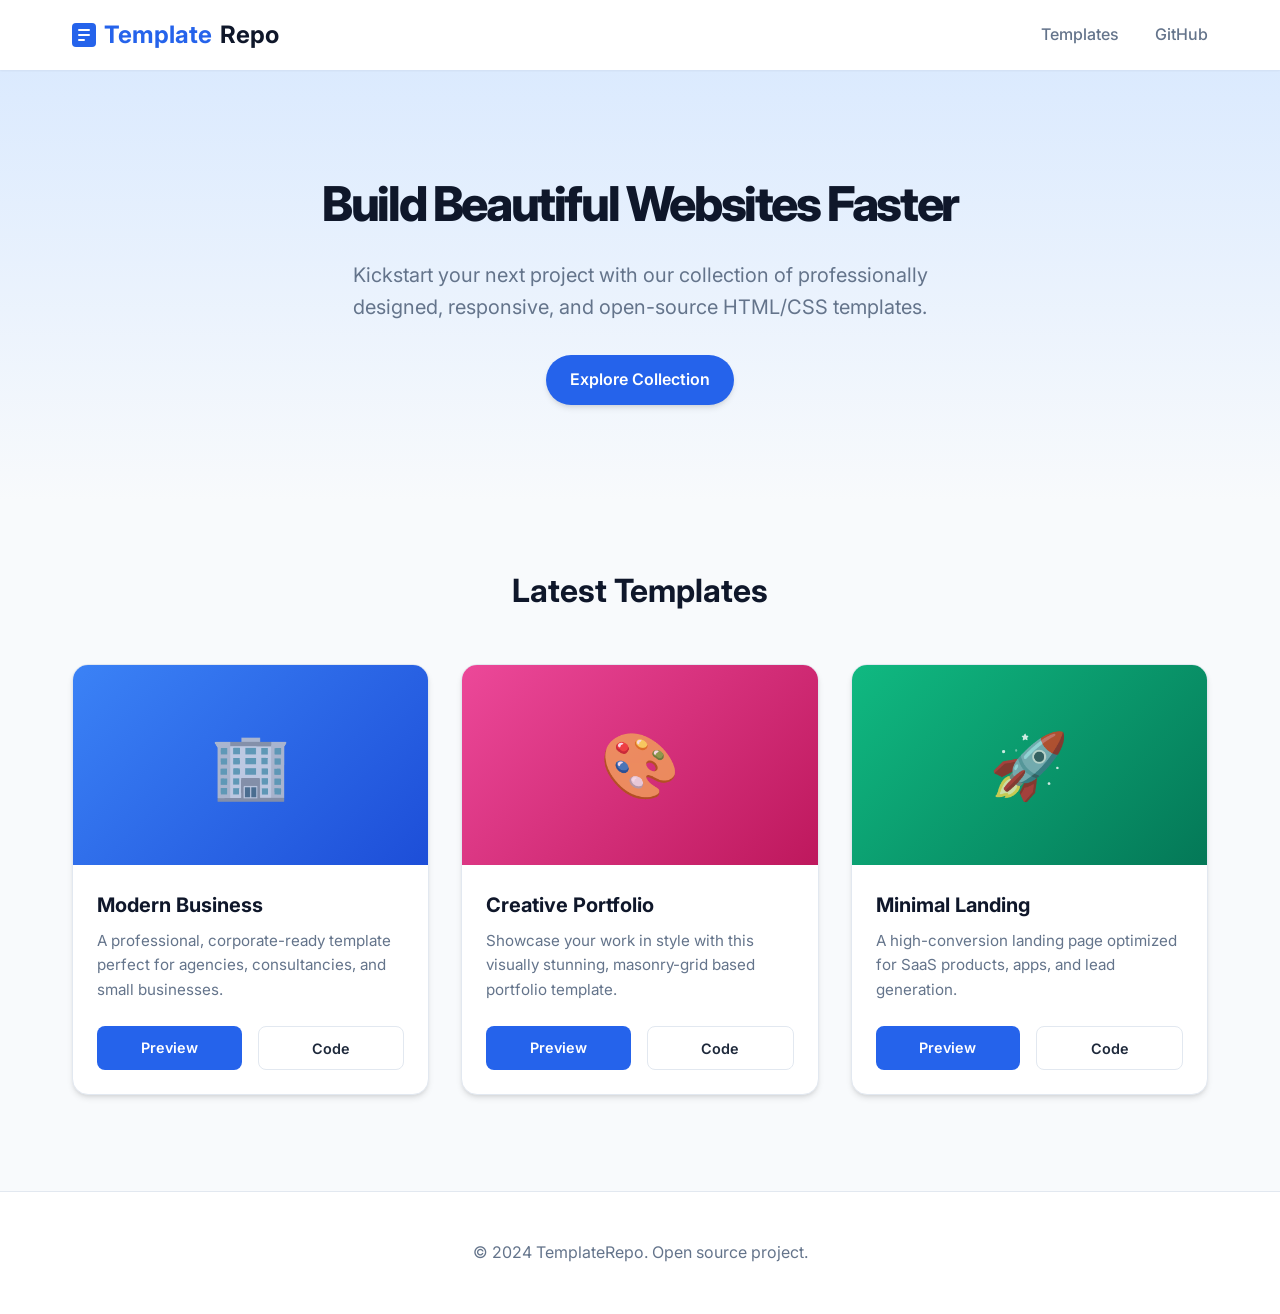
<file: index.html>
<!DOCTYPE html>
<html lang="en">
<head>
    <meta charset="UTF-8">
    <meta name="viewport" content="width=device-width, initial-scale=1.0">
    <title>TemplateRepo | Premium Website Templates</title>
    <meta name="description" content="A curated collection of high-quality, free website templates for business, portfolio, and landing pages.">
    <link rel="stylesheet" href="css/style.css">
    <!-- Google Fonts -->
    <link rel="preconnect" href="https://fonts.googleapis.com">
    <link rel="preconnect" href="https://fonts.gstatic.com" crossorigin>
    <link href="https://fonts.googleapis.com/css2?family=Inter:wght@400;500;600;700;800&display=swap" rel="stylesheet">
</head>
<body>
    <header>
        <div class="nav-container">
            <a href="#" class="logo">
                <svg width="24" height="24" viewBox="0 0 24 24" fill="none" xmlns="http://www.w3.org/2000/svg">
                    <rect width="24" height="24" rx="4" fill="#2563EB"/>
                    <path d="M7 7H17M7 12H17M7 17H12" stroke="white" stroke-width="2" stroke-linecap="round"/>
                </svg>
                Template<span>Repo</span>
            </a>
            <nav class="nav-links">
                <a href="#templates">Templates</a>
                <a href="https://github.com/ratnesh-maurya/Template_library" target="_blank">GitHub</a>
            </nav>
        </div>
    </header>

    <section class="hero">
        <div class="hero-content">
            <h1>Build Beautiful Websites Faster</h1>
            <p>Kickstart your next project with our collection of professionally designed, responsive, and open-source HTML/CSS templates.</p>
            <a href="#templates" class="hero-btn">Explore Collection</a>
        </div>
    </section>

    <main id="templates" class="container">
        <h2 class="section-title">Latest Templates</h2>
        
        <div class="templates-grid">
            <!-- Template 1: Business -->
            <article class="template-card">
                <div class="card-image business">
                    <span style="font-size: 4rem; color: rgba(255,255,255,0.8);">🏢</span>
                    <div class="card-img-overlay">
                        <a href="templates/business/index.html" class="overlay-btn">Live Preview</a>
                    </div>
                </div>
                <div class="card-content">
                    <h3 class="card-title">Modern Business</h3>
                    <p class="card-desc">A professional, corporate-ready template perfect for agencies, consultancies, and small businesses.</p>
                    <div class="card-actions">
                        <a href="templates/business/index.html" class="btn btn-primary">Preview</a>
                        <!-- In a real scenario, this would link to source code or download -->
                        <a href="templates/business/index.html" class="btn btn-outline">Code</a>
                    </div>
                </div>
            </article>

            <!-- Template 2: Portfolio -->
            <article class="template-card">
                <div class="card-image portfolio">
                    <span style="font-size: 4rem; color: rgba(255,255,255,0.8);">🎨</span>
                    <div class="card-img-overlay">
                        <a href="templates/portfolio/index.html" class="overlay-btn">Live Preview</a>
                    </div>
                </div>
                <div class="card-content">
                    <h3 class="card-title">Creative Portfolio</h3>
                    <p class="card-desc">Showcase your work in style with this visually stunning, masonry-grid based portfolio template.</p>
                    <div class="card-actions">
                        <a href="templates/portfolio/index.html" class="btn btn-primary">Preview</a>
                        <a href="templates/portfolio/index.html" class="btn btn-outline">Code</a>
                    </div>
                </div>
            </article>

            <!-- Template 3: Landing -->
            <article class="template-card">
                <div class="card-image landing">
                     <span style="font-size: 4rem; color: rgba(255,255,255,0.8);">🚀</span>
                    <div class="card-img-overlay">
                        <a href="templates/landing/index.html" class="overlay-btn">Live Preview</a>
                    </div>
                </div>
                <div class="card-content">
                    <h3 class="card-title">Minimal Landing</h3>
                    <p class="card-desc">A high-conversion landing page optimized for SaaS products, apps, and lead generation.</p>
                    <div class="card-actions">
                        <a href="templates/landing/index.html" class="btn btn-primary">Preview</a>
                        <a href="templates/landing/index.html" class="btn btn-outline">Code</a>
                    </div>
                </div>
            </article>
        </div>
    </main>

    <footer>
        <p>&copy; 2024 TemplateRepo. Open source project.</p>
    </footer>
</body>
</html>
</file>
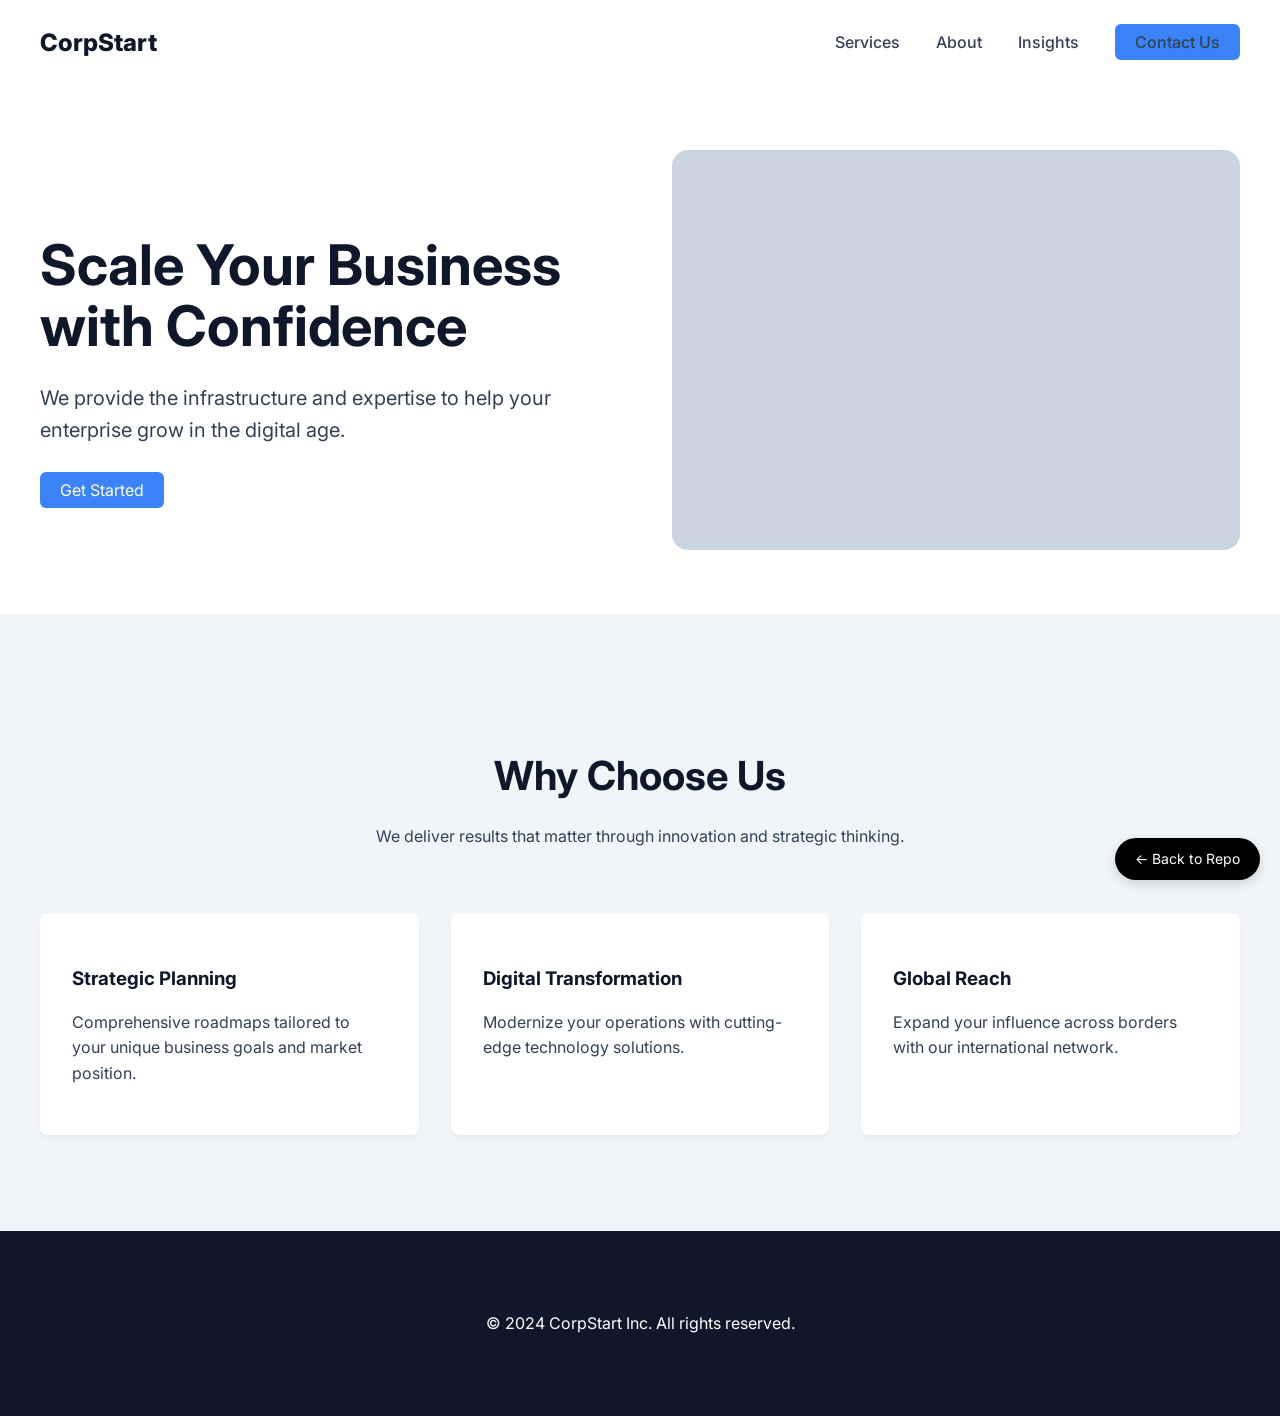
<file: templates/business/index.html>
<!DOCTYPE html>
<html lang="en">

<head>
    <meta charset="UTF-8">
    <meta name="viewport" content="width=device-width, initial-scale=1.0">
    <title>Modern Business | TemplateRepo</title>
    <link rel="stylesheet" href="style.css">
    <link href="https://fonts.googleapis.com/css2?family=Inter:wght@400;600;800&display=swap" rel="stylesheet">
</head>

<body>
    <nav>
        <a href="#" class="logo">CorpStart</a>
        <div class="nav-links">
            <a href="#">Services</a>
            <a href="#">About</a>
            <a href="#">Insights</a>
            <a href="#" class="btn-cta">Contact Us</a>
        </div>
    </nav>

    <header class="hero">
        <div class="hero-text">
            <h1>Scale Your Business with Confidence</h1>
            <p>We provide the infrastructure and expertise to help your enterprise grow in the digital age.</p>
            <a href="#" class="btn-cta" style="margin-left:0;">Get Started</a>
        </div>
        <div class="hero-img"></div>
    </header>

    <section class="features">
        <div class="container">
            <div class="section-head">
                <h2>Why Choose Us</h2>
                <p>We deliver results that matter through innovation and strategic thinking.</p>
            </div>
            <div class="grid">
                <article class="card">
                    <h3>Strategic Planning</h3>
                    <p>Comprehensive roadmaps tailored to your unique business goals and market position.</p>
                </article>
                <article class="card">
                    <h3>Digital Transformation</h3>
                    <p>Modernize your operations with cutting-edge technology solutions.</p>
                </article>
                <article class="card">
                    <h3>Global Reach</h3>
                    <p>Expand your influence across borders with our international network.</p>
                </article>
            </div>
        </div>
    </section>

    <footer>
        <p>&copy; 2024 CorpStart Inc. All rights reserved.</p>
    </footer>

    <a href="../../index.html" class="back-link">← Back to Repo</a>
</body>

</html>
</file>
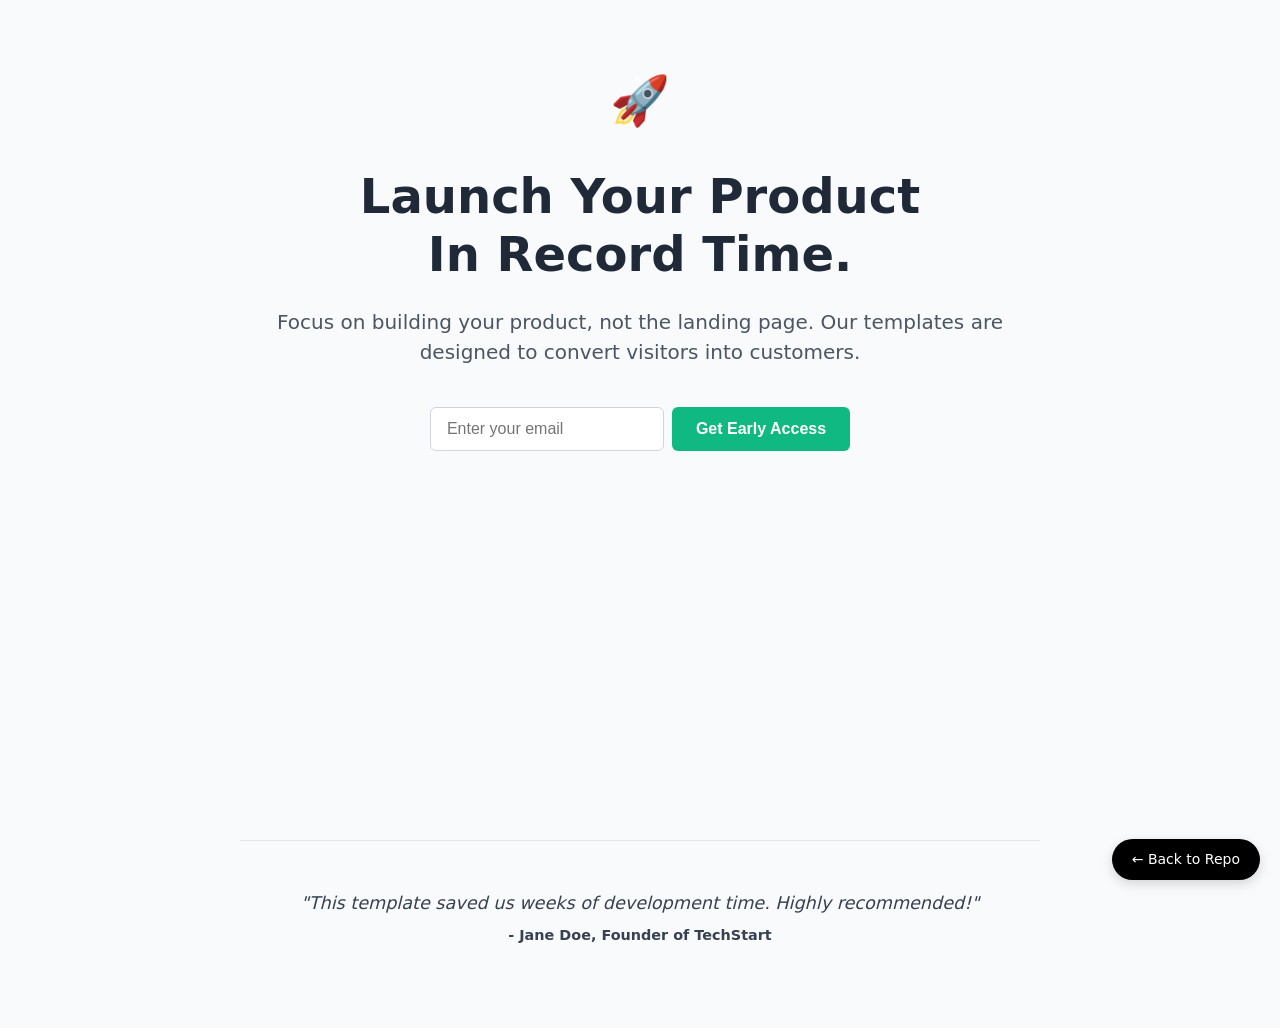
<file: templates/landing/index.html>
<!DOCTYPE html>
<html lang="en">

<head>
    <meta charset="UTF-8">
    <meta name="viewport" content="width=device-width, initial-scale=1.0">
    <title>Minimal Landing | TemplateRepo</title>
    <link rel="stylesheet" href="style.css">
</head>

<body>
    <div class="wrapper">
        <header>
            <span style="font-size:3rem;">🚀</span>
            <h1>Launch Your Product<br>In Record Time.</h1>
            <p class="lead">Focus on building your product, not the landing page. Our templates are designed to convert
                visitors into customers.</p>
        </header>

        <form class="email-form" onsubmit="event.preventDefault(); alert('Thanks for subscribing!');">
            <input type="email" placeholder="Enter your email" required>
            <button type="submit">Get Early Access</button>
        </form>

        <section class="testimonials">
            <blockquote>
                "This template saved us weeks of development time. Highly recommended!"
                <cite>- Jane Doe, Founder of TechStart</cite>
            </blockquote>
        </section>
    </div>

    <a href="../../index.html" class="back-link">← Back to Repo</a>
</body>

</html>
</file>
<file: css/style.css>
:root {
  --primary-color: #2563eb;
  --primary-hover: #1d4ed8;
  --secondary-color: #64748b;
  --bg-color: #f8fafc;
  --card-bg: #ffffff;
  --text-color: #1e293b;
  --heading-color: #0f172a;
  --border-color: #e2e8f0;
  --shadow-sm: 0 1px 2px 0 rgb(0 0 0 / 0.05);
  --shadow-md: 0 4px 6px -1px rgb(0 0 0 / 0.1), 0 2px 4px -2px rgb(0 0 0 / 0.1);
  --shadow-lg: 0 10px 15px -3px rgb(0 0 0 / 0.1), 0 4px 6px -4px rgb(0 0 0 / 0.1);
  --font-sans: 'Inter', system-ui, -apple-system, sans-serif;
}

* {
  box-sizing: border-box;
  margin: 0;
  padding: 0;
}

body {
  font-family: var(--font-sans);
  background-color: var(--bg-color);
  color: var(--text-color);
  line-height: 1.6;
}

/* Header */
header {
  background-color: var(--card-bg);
  box-shadow: var(--shadow-sm);
  position: sticky;
  top: 0;
  z-index: 10;
}

.nav-container {
  max-width: 1200px;
  margin: 0 auto;
  padding: 1rem 2rem;
  display: flex;
  justify-content: space-between;
  align-items: center;
}

.logo {
  font-size: 1.5rem;
  font-weight: 700;
  color: var(--primary-color);
  text-decoration: none;
  display: flex;
  align-items: center;
  gap: 0.5rem;
}

.logo span {
  color: var(--heading-color);
}

.nav-links a {
  color: var(--secondary-color);
  text-decoration: none;
  margin-left: 2rem;
  font-weight: 500;
  transition: color 0.2s;
}

.nav-links a:hover {
  color: var(--primary-color);
}

/* Hero Section */
.hero {
  text-align: center;
  padding: 6rem 2rem;
  background: linear-gradient(to bottom, #dbeafe, #f8fafc);
}

.hero h1 {
  font-size: 3rem;
  color: var(--heading-color);
  margin-bottom: 1rem;
  font-weight: 800;
  letter-spacing: -0.05em;
}

.hero p {
  font-size: 1.25rem;
  color: var(--secondary-color);
  max-width: 600px;
  margin: 0 auto 2rem;
}

.hero-btn {
  display: inline-block;
  background-color: var(--primary-color);
  color: white;
  padding: 0.75rem 1.5rem;
  border-radius: 9999px;
  text-decoration: none;
  font-weight: 600;
  transition: background-color 0.2s, transform 0.2s;
  box-shadow: var(--shadow-md);
}

.hero-btn:hover {
  background-color: var(--primary-hover);
  transform: translateY(-2px);
}

/* Templates Grid */
.container {
  max-width: 1200px;
  margin: 4rem auto;
  padding: 0 2rem;
}

.section-title {
  text-align: center;
  font-size: 2rem;
  color: var(--heading-color);
  margin-bottom: 3rem;
  font-weight: 700;
}

.templates-grid {
  display: grid;
  grid-template-columns: repeat(auto-fit, minmax(300px, 1fr));
  gap: 2rem;
}

.template-card {
  background-color: var(--card-bg);
  border-radius: 1rem;
  overflow: hidden;
  box-shadow: var(--shadow-md);
  transition: transform 0.3s ease, box-shadow 0.3s ease;
  border: 1px solid var(--border-color);
  display: flex;
  flex-direction: column;
}

.template-card:hover {
  transform: translateY(-5px);
  box-shadow: var(--shadow-lg);
}

.card-image {
  height: 200px;
  background-color: #cbd5e1;
  display: flex;
  align-items: center;
  justify-content: center;
  font-size: 3rem;
  color: #94a3b8;
  position: relative;
  overflow: hidden;
}

/* Placeholder gradients for cards */
.card-image.business { background: linear-gradient(135deg, #3b82f6, #1d4ed8); }
.card-image.portfolio { background: linear-gradient(135deg, #ec4899, #be185d); }
.card-image.landing { background: linear-gradient(135deg, #10b981, #047857); }

.card-img-overlay {
  opacity: 0;
  position: absolute;
  top: 0; 
  left: 0;
  width: 100%; 
  height: 100%;
  background: rgba(0,0,0,0.4);
  display: flex; 
  align-items: center; 
  justify-content: center;
  transition: opacity 0.3s;
}

.template-card:hover .card-img-overlay {
  opacity: 1;
}

.overlay-btn {
  background: white;
  color: var(--text-color);
  padding: 0.5rem 1rem;
  border-radius: 0.5rem;
  text-decoration: none;
  font-weight: 600;
  margin: 0 0.25rem;
  font-size: 0.9rem;
}

.overlay-btn:hover {
  background: var(--bg-color);
}


.card-content {
  padding: 1.5rem;
  flex: 1;
  display: flex;
  flex-direction: column;
}

.card-title {
  font-size: 1.25rem;
  font-weight: 700;
  margin-bottom: 0.5rem;
  color: var(--heading-color);
}

.card-desc {
  color: var(--secondary-color);
  font-size: 0.95rem;
  margin-bottom: 1.5rem;
  flex-grow: 1;
}

.card-actions {
  display: flex;
  gap: 1rem;
}

.btn {
  flex: 1;
  text-align: center;
  padding: 0.6rem;
  border-radius: 0.5rem;
  text-decoration: none;
  font-weight: 600;
  font-size: 0.9rem;
  transition: background-color 0.2s;
}

.btn-primary {
  background-color: var(--primary-color);
  color: white;
}

.btn-primary:hover {
  background-color: var(--primary-hover);
}

.btn-outline {
  border: 1px solid var(--border-color);
  color: var(--text-color);
}

.btn-outline:hover {
  background-color: var(--bg-color);
  border-color: var(--secondary-color);
}

/* Footer */
footer {
  background-color: var(--card-bg);
  border-top: 1px solid var(--border-color);
  padding: 3rem 2rem;
  margin-top: 6rem;
  text-align: center;
  color: var(--secondary-color);
}
</file>
<file: templates/business/style.css>
:root {
    --primary: #0f172a;
    --accent: #3b82f6;
    --text: #334155;
    --bg: #ffffff;
    --light-bg: #f1f5f9;
}

body {
    font-family: 'Inter', sans-serif;
    color: var(--text);
    line-height: 1.6;
    margin: 0;
}

/* Nav */
nav {
    display: flex;
    justify-content: space-between;
    align-items: center;
    padding: 1.5rem 2rem;
    max-width: 1200px;
    margin: 0 auto;
}

.logo {
    font-weight: 800;
    font-size: 1.5rem;
    color: var(--primary);
    text-decoration: none;
}

.nav-links a {
    text-decoration: none;
    color: var(--text);
    margin-left: 2rem;
    font-weight: 500;
}

.btn-cta {
    background: var(--accent);
    color: white;
    padding: 0.5rem 1.25rem;
    border-radius: 6px;
    text-decoration: none;
    margin-left: 2rem;
}

/* Hero */
.hero {
    max-width: 1200px;
    margin: 4rem auto;
    padding: 0 2rem;
    display: grid;
    grid-template-columns: 1fr 1fr;
    gap: 4rem;
    align-items: center;
}

.hero h1 {
    font-size: 3.5rem;
    color: var(--primary);
    line-height: 1.1;
    margin-bottom: 1.5rem;
}

.hero p {
    font-size: 1.25rem;
    margin-bottom: 2rem;
}

.hero-img {
    width: 100%;
    height: 400px;
    background-color: #cbd5e1;
    border-radius: 1rem;
    background-image: url('https://images.unsplash.com/photo-1497366216548-37526070297c?auto=format&fit=crop&w=800&q=80');
    background-size: cover;
    background-position: center;
}

/* Features */
.features {
    background: var(--light-bg);
    padding: 6rem 2rem;
}

.container {
    max-width: 1200px;
    margin: 0 auto;
}

.section-head {
    text-align: center;
    max-width: 600px;
    margin: 0 auto 4rem;
}

.section-head h2 {
    font-size: 2.5rem;
    color: var(--primary);
    margin-bottom: 1rem;
}

.grid {
    display: grid;
    grid-template-columns: repeat(auto-fit, minmax(300px, 1fr));
    gap: 2rem;
}

.card {
    background: white;
    padding: 2rem;
    border-radius: 0.5rem;
    box-shadow: 0 4px 6px -1px rgb(0 0 0 / 0.05);
}

.card h3 {
    color: var(--primary);
    margin-bottom: 0.5rem;
}

/* Footer */
footer {
    background: var(--primary);
    color: white;
    padding: 4rem 2rem;
    text-align: center;
}

/* Back Link (Utility) */
.back-link {
    display: inline-block;
    position: fixed;
    bottom: 20px;
    right: 20px;
    background: #000;
    color: #fff;
    padding: 10px 20px;
    border-radius: 30px;
    text-decoration: none;
    font-size: 14px;
    z-index: 1000;
    box-shadow: 0 4px 12px rgba(0, 0, 0, 0.15);
}

@media (max-width: 768px) {
    .hero {
        grid-template-columns: 1fr;
        text-align: center;
    }

    .nav-links {
        display: none;
    }
}
</file>
<file: templates/landing/style.css>
:root {
    --primary: #10b981;
    --text: #1f2937;
    --bg: #f9fafb;
}

body {
    font-family: system-ui, -apple-system, sans-serif;
    color: var(--text);
    line-height: 1.5;
    margin: 0;
    background-color: var(--bg);
}

.wrapper {
    max-width: 800px;
    margin: 0 auto;
    padding: 4rem 1.5rem;
    text-align: center;
    min-height: 100vh;
    display: flex;
    flex-direction: column;
    justify-content: center;
}

h1 {
    font-size: 3rem;
    font-weight: 800;
    margin-bottom: 1.5rem;
    line-height: 1.2;
}

p.lead {
    font-size: 1.25rem;
    color: #4b5563;
    margin-bottom: 2.5rem;
}

.email-form {
    display: flex;
    gap: 0.5rem;
    max-width: 500px;
    margin: 0 auto 3rem;
}

input[type="email"] {
    flex: 1;
    padding: 0.75rem 1rem;
    border: 1px solid #d1d5db;
    border-radius: 0.375rem;
    font-size: 1rem;
}

button {
    background-color: var(--primary);
    color: white;
    border: none;
    padding: 0.75rem 1.5rem;
    border-radius: 0.375rem;
    font-weight: 600;
    font-size: 1rem;
    cursor: pointer;
}

button:hover {
    opacity: 0.9;
}

.testimonials {
    margin-top: auto;
    border-top: 1px solid #e5e7eb;
    padding-top: 2rem;
}

blockquote {
    font-style: italic;
    font-size: 1.1rem;
    color: #374151;
}

cite {
    display: block;
    margin-top: 0.5rem;
    font-style: normal;
    font-weight: 600;
    font-size: 0.9rem;
}

/* Back Link (Utility) */
.back-link {
    display: inline-block;
    position: fixed;
    bottom: 20px;
    right: 20px;
    background: #000;
    color: #fff;
    padding: 10px 20px;
    border-radius: 30px;
    text-decoration: none;
    font-size: 14px;
    z-index: 1000;
    box-shadow: 0 4px 12px rgba(0, 0, 0, 0.15);
}
</file>
